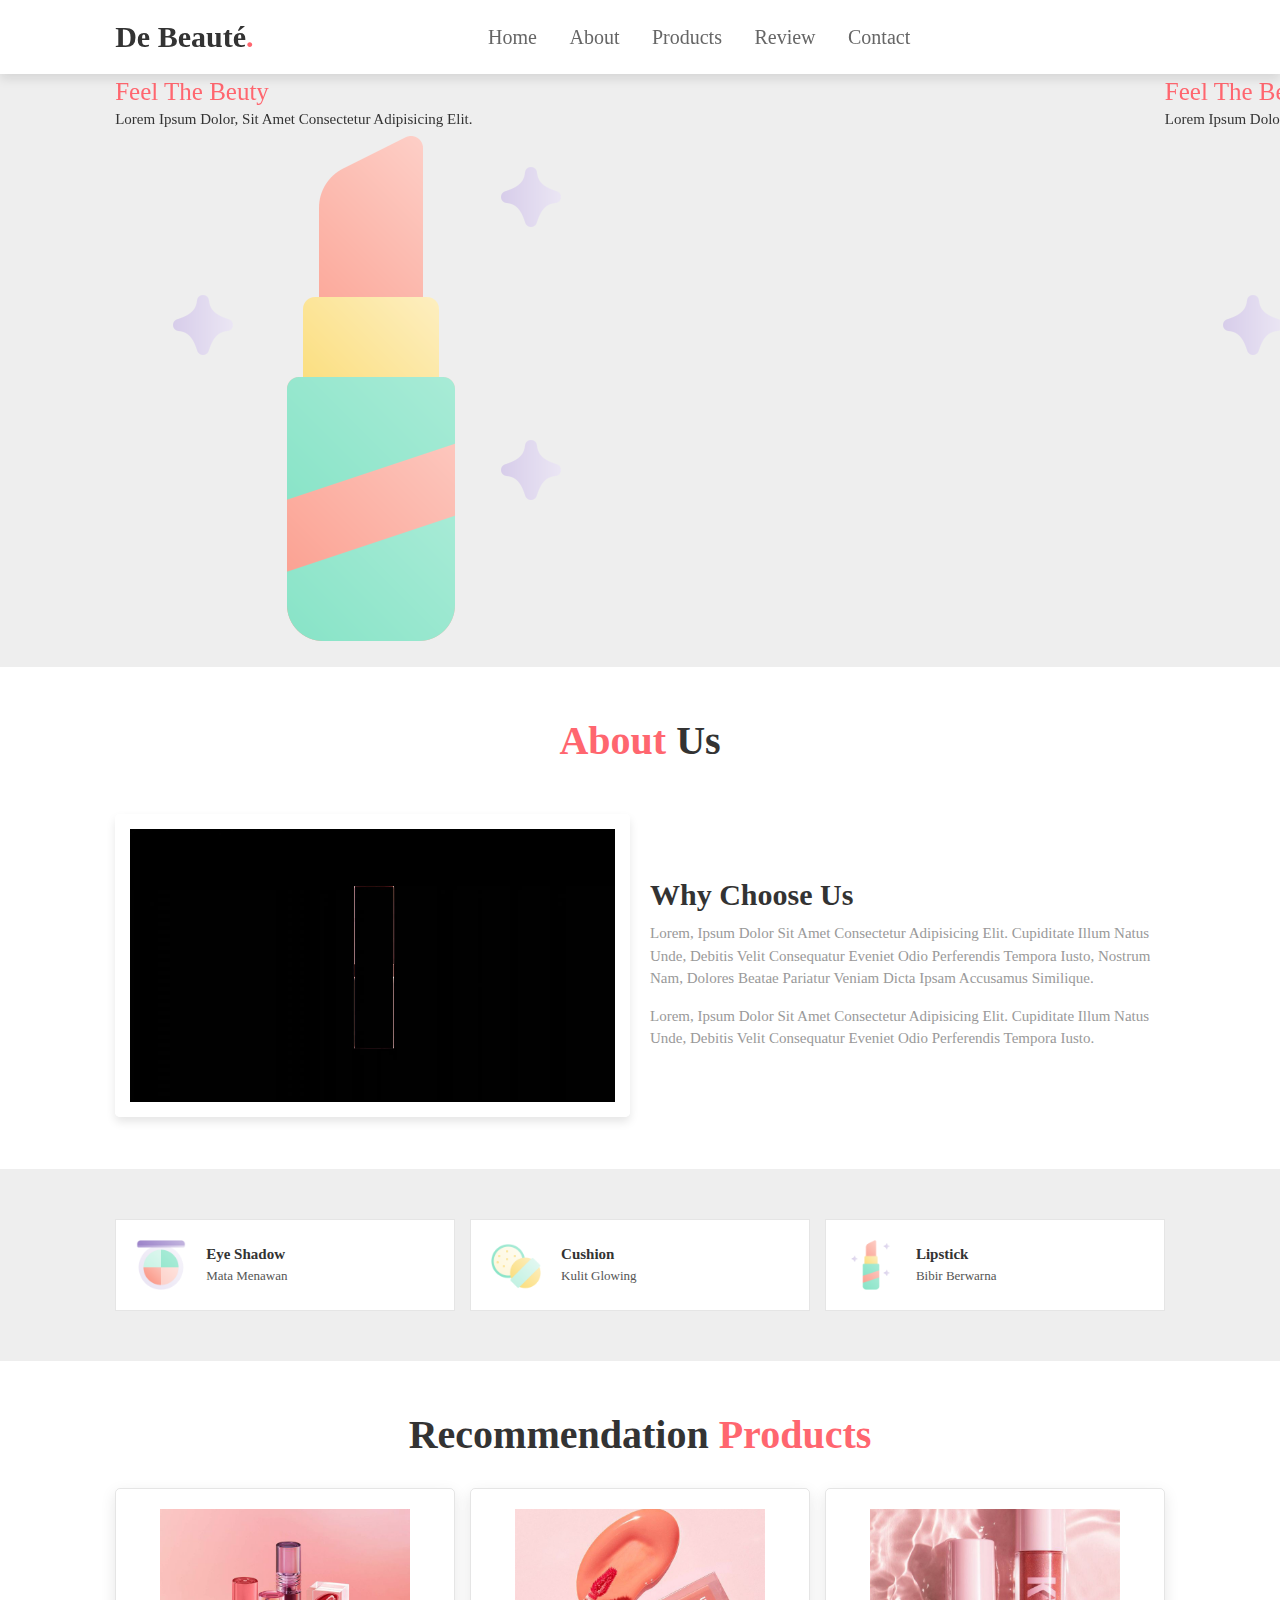
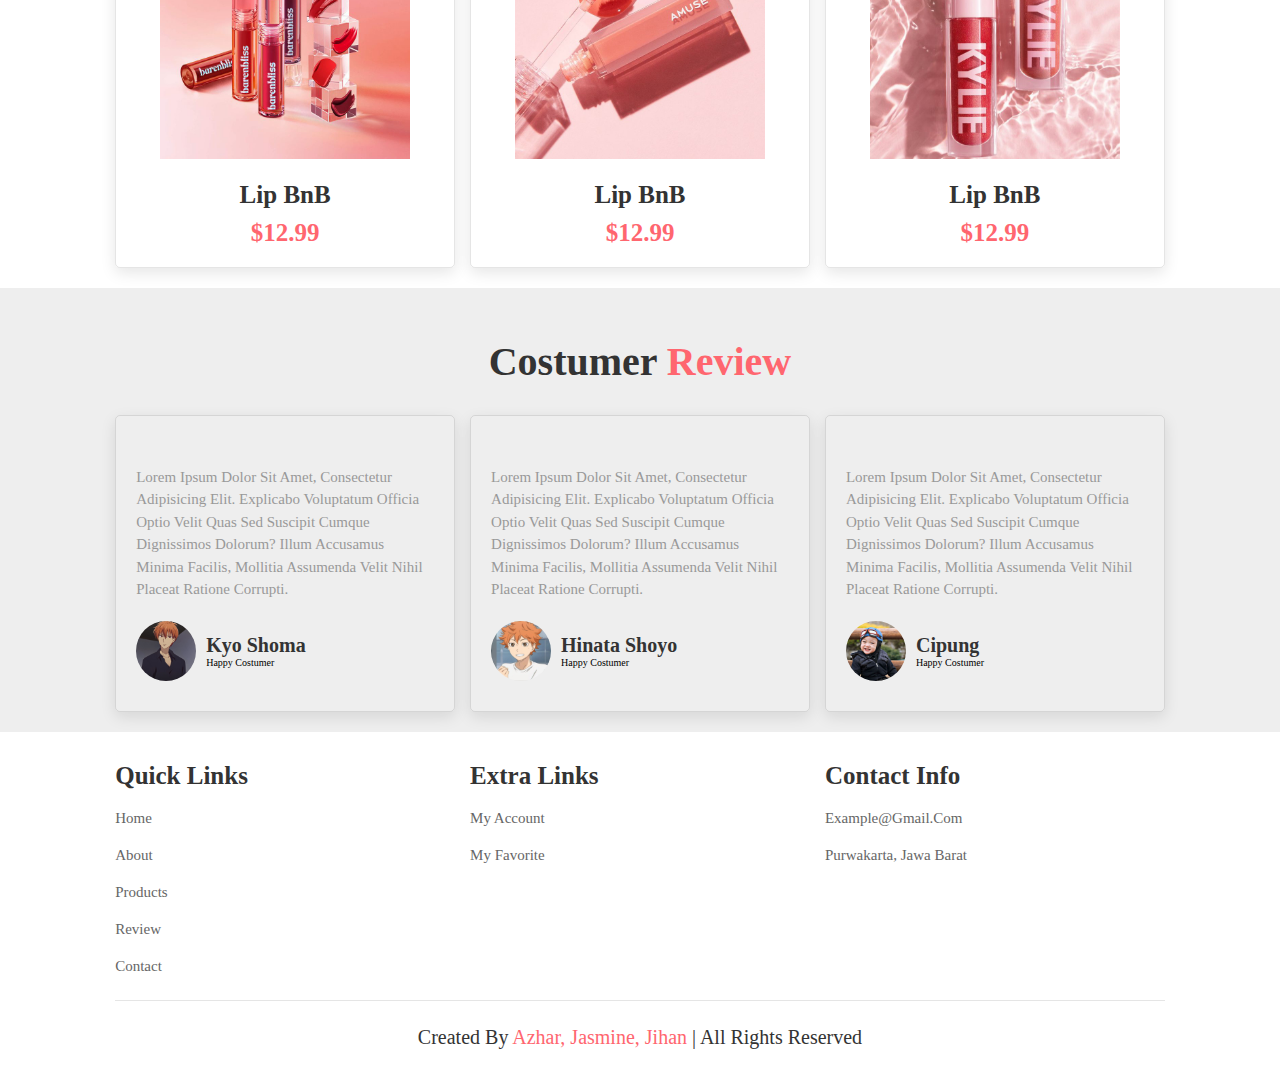
<file: index.html>
<!DOCTYPE html>
<html lang="en">
<head>
    <meta charset="UTF-8">
    <meta http-equiv="X-UA-Compatible" content="IE=edge">
    <meta name="viewport" content="width=device-width, initial-scaled=1.0">
    <title>De beauté</title>
    <link rel="stylesheet" href="https://cdn.jsdelivr.net/npm/swiper@11/swiper-bundle.min.css">
    <link rel="stylesheet" href="https://cdnjs.cloudflare.com/ajax/libs/font-awesome/6.4.2/css/all.min.css" integrity="sha512-z3gLpd7yknf1YoNbCzqRKc4qyor8gaKU1qmn+CShxbuBusANI9QpRohGBreCFkKxLhei6S9CQXFEbbKuqLg0DA==" crossorigin="anonymous" referrerpolicy="no-referrer" />
    <link rel="stylesheet" href="style.css">
</head>

<body>

    <header>  
    
        <a href="#" class="logo">De beauté<span>.</span></a>

        <nav class="navbar">
            <a href="#home">home</a>
            <a href="#about">about</a>
            <a href="#products">products</a>
            <a href="#review">review</a>
            <a href="#contact">contact</a>
        </nav>

    <div class="icons">
        <a href="#" class="fas fa-heart"></a>
        <a href="signup.html" class="fas fa-user"></a>
    </div>

    </header>

    <section class="home" id="home">

    <div class="swipper-container home-slider">
        <div class="swiper-wrapper wrapper">
        
            <div class="swiper-slide slide">
            <div class="content">
            <h3>Barenbliss</h3>
            <span> Feel the Beuty </span>
            <p>Lorem ipsum dolor, sit amet consectetur adipisicing elit.</p>
            </div>
            <div class="image">
            <img src="images/lipstick.png" alt="">
            </div>
            </div>

            <div class="swiper-slide slide">
            <div class="content">
            <h3>Amuse</h3>
            <span> Feel the Beuty </span>
            <p>Lorem ipsum dolor, sit amet consectetur adipisicing elit.</p>
            </div>
            <div class="image">
            <img src="images/lipstick.png" alt="">
            </div>
            </div>

            <div class="swiper-slide slide">
            <div class="content">
            <h3>Kyle</h3>
            <span> Feel the Beuty</span>
            <p>Lorem ipsum dolor, sit amet consectetur adipisicing elit.</p>
            </div>
            <div class="image">
            <img src="images/lipstick.png" alt="">
            </div>
        </div>

        </div>
        <div class="swiper-pagination"></div>
    </div>
    </section>

    <section class="about" id="about">

        <h1 class="heading"><span>about </span>us</h1>

        <div class="row">

            <div class="video-container">
                <video src="images/lip-product.mp4" loop autoplay muted></video>
            </div>

            <div class="content">
                <h3>Why Choose Us</h3>
                <p>Lorem, ipsum dolor sit amet consectetur adipisicing elit. 
                    Cupiditate illum natus unde, debitis velit consequatur eveniet odio perferendis tempora iusto, 
                    nostrum nam, dolores beatae pariatur veniam dicta ipsam accusamus similique.</p>
                <p>Lorem, ipsum dolor sit amet consectetur adipisicing elit. 
                    Cupiditate illum natus unde, debitis velit consequatur eveniet odio perferendis tempora iusto.</p>
            </div>
        </div>

    </section>

    <section class="icons-container">
        <div class="icons">
            <img src="images/blush.png" alt="">
            <div class="info">
                <h3>Eye Shadow</h3>
                <span>Mata menawan</span>
            </div>
        </div>

        <div class="icons">
            <img src="images/powder.png" alt="">
            <div class="info">
                <h3>Cushion</h3>
                <span>Kulit Glowing</span>
            </div>
        </div>

        <div class="icons">
            <img src="images/lipstick.png" alt="">
            <div class="info">
                <a href="lipstick.html" class="lipstick"><h3>Lipstick</h3></a>
                <span>Bibir berwarna</span>
            </div>
        </div>

    </section>

    <section class="products" id="products">

        <h1 class="heading">recommendation <span>products</span></h1>

        <div class="box-container">
                
        <div class="box">
                <div class="image">
                    <img src="images/lip-1.jpg" alt="">
                    <div class="icons">
                    <a href="button" class="fas fa-heart" id="tmbl_heart"></a> 
                    <a href="show.html" class="cart-btn">Show</a>
                    </div>
                </div>
            <div class="content">
                <h3>Lip BnB</h3>
                <div class="price">$12.99</div>
            </div>
        </div>

        <div class="box">
                <div class="image">
                    <img src="images/lip-2.jpg" alt="">
                    <div class="icons">
                    <a href="button" class="fas fa-heart" id="tmbl_heart"></a> 
                    <a href="show.html" class="cart-btn">Show</a>
                    </div>
                </div>
            <div class="content">
                <h3>Lip BnB</h3>
                <div class="price">$12.99 </div>
            </div>
        </div>

        <div class="box">
                <div class="image">
                    <img src="images/lip-3.jpg" alt="">
                    <div class="icons">
                    <a href="button" class="fas fa-heart" id="tmbl_heart"></a> 
                    <a href="show.html" class="cart-btn">Show</a>
                    </div>
                </div>
            
            <div class="content">
                <h3>Lip BnB</h3>
                <div class="price">$12.99 </div>
            </div>
        </div>

        <!-- <div class="box">
                <div class="image">
                    <img src="images/lip-4.jpg" alt="">
                    <div class="icons">
                    <a href="button" class="fas fa-heart" id="tmbl_heart"></a> 
                    <a href="show.html" class="cart-btn">Show</a>
                    </div>
                </div>
            <div class="content">
                <h3>Lip BnB</h3>
                <div class="price">$12.99 </div>
            </div>
        </div>

        <div class="box">
                <div class="image">
                    <img src="images/lip-5.jpg" alt="">
                    <div class="icons">
                    <div class="fav-heart" id="heart"></div>
                    <a href="button" class="fas fa-heart" id="tmbl_heart"></a> 
                    <a href="show.html" class="cart-btn">Show</a>
                    </div>
                </div>
            <div class="content">
                <h3>Lip BnB</h3>
                <div class="price">$12.99 </div>
            </div>
        </div>

        <div class="box">
                <div class="image">
                    <img src="images/lip-6.jpg" alt="">
                    <div class="icons">
                    <a href="button" class="fas fa-heart" id="tmbl_heart"></a> 
                    <a href="show.html" class="cart-btn">Show</a>
                    </div>
                </div>
            <div class="content">
                <h3>Lip BnB</h3>
                <div class="price">$12.99 </div>
            </div>
        </div>
        </div> -->

    </section>

    <section class="review" id="review">

        <h1 class="heading"> costumer <span>review</span></h1>

        <div class="box-container">
            <div class="box">
                <div class="stars">
                    <i class="fas fa-star"></i>
                    <i class="fas fa-star"></i>
                    <i class="fas fa-star"></i>
                    <i class="fas fa-star"></i>
                    <i class="fas fa-star"></i>
                </div>
                <p>Lorem ipsum dolor sit amet, consectetur adipisicing elit. 
                    Explicabo voluptatum officia optio velit quas sed suscipit cumque dignissimos dolorum? 
                    Illum accusamus minima facilis, mollitia assumenda velit nihil placeat ratione corrupti.</p>
                <div class="user">
                    <img src="images/user-1.jpg" alt="">
                    <div class="user-info">
                        <h3>Kyo Shoma</h3>
                        <span>happy costumer</span>
                    </div>
                </div>
                <span class="fas fa-qoute-right"></span>
            </div>

            <div class="box">
                <div class="stars">
                    <i class="fas fa-star"></i>
                    <i class="fas fa-star"></i>
                    <i class="fas fa-star"></i>
                    <i class="fas fa-star"></i>
                    <i class="fas fa-star"></i>
                </div>
                <p>Lorem ipsum dolor sit amet, consectetur adipisicing elit. 
                    Explicabo voluptatum officia optio velit quas sed suscipit cumque dignissimos dolorum? 
                    Illum accusamus minima facilis, mollitia assumenda velit nihil placeat ratione corrupti.</p>
                <div class="user">
                    <img src="images/user-2.jpg" alt="">
                    <div class="user-info">
                        <h3>Hinata Shoyo</h3>
                        <span>happy costumer</span>
                    </div>
                </div>
                <span class="fas fa-qoute-right"></span>
            </div>

            <div class="box">
                <div class="stars">
                    <i class="fas fa-star"></i>
                    <i class="fas fa-star"></i>
                    <i class="fas fa-star"></i>
                    <i class="fas fa-star"></i>
                    <i class="fas fa-star"></i>
                </div>
                <p>Lorem ipsum dolor sit amet, consectetur adipisicing elit. 
                    Explicabo voluptatum officia optio velit quas sed suscipit cumque dignissimos dolorum? 
                    Illum accusamus minima facilis, mollitia assumenda velit nihil placeat ratione corrupti.</p>
                <div class="user">
                    <img src="images/user-3.jpg" alt="">
                    <div class="user-info">
                        <h3>Cipung</h3>
                        <span>happy costumer</span>
                    </div>
                </div>
                <span class="fas fa-qoute-right"></span>
            </div>

        </div>

    </section>

    <section class="footer" id="contact">

        <div class="box-container">

        <div class="box">
            <h3>quick links</h3>
            <a href="#">home</a>
            <a href="#">about</a>
            <a href="#">products</a>
            <a href="#">review</a>
            <a href="#">contact</a>
        </div>

        <div class="box">
            <h3>extra links</h3>
            <a href="#">my account</a>
            <a href="#">my favorite</a>
            <a href="#"></a>
        </div>

        <div class="box">
            <h3>contact info</h3>
            <a href="#">example@gmail.com</a>
            <a href="#">Purwakarta, Jawa Barat</a>
        </div>

        </div> 

        <div class="credit">created by <span> Azhar, Jasmine, Jihan</span> | all rights reserved</div>


    </section>


<script src="https://cdn.jsdelivr.net/npm/swiper@11/swiper-bundle.min.js"></script>
<script src="main.js"></script>
</body>

</html>
</file>
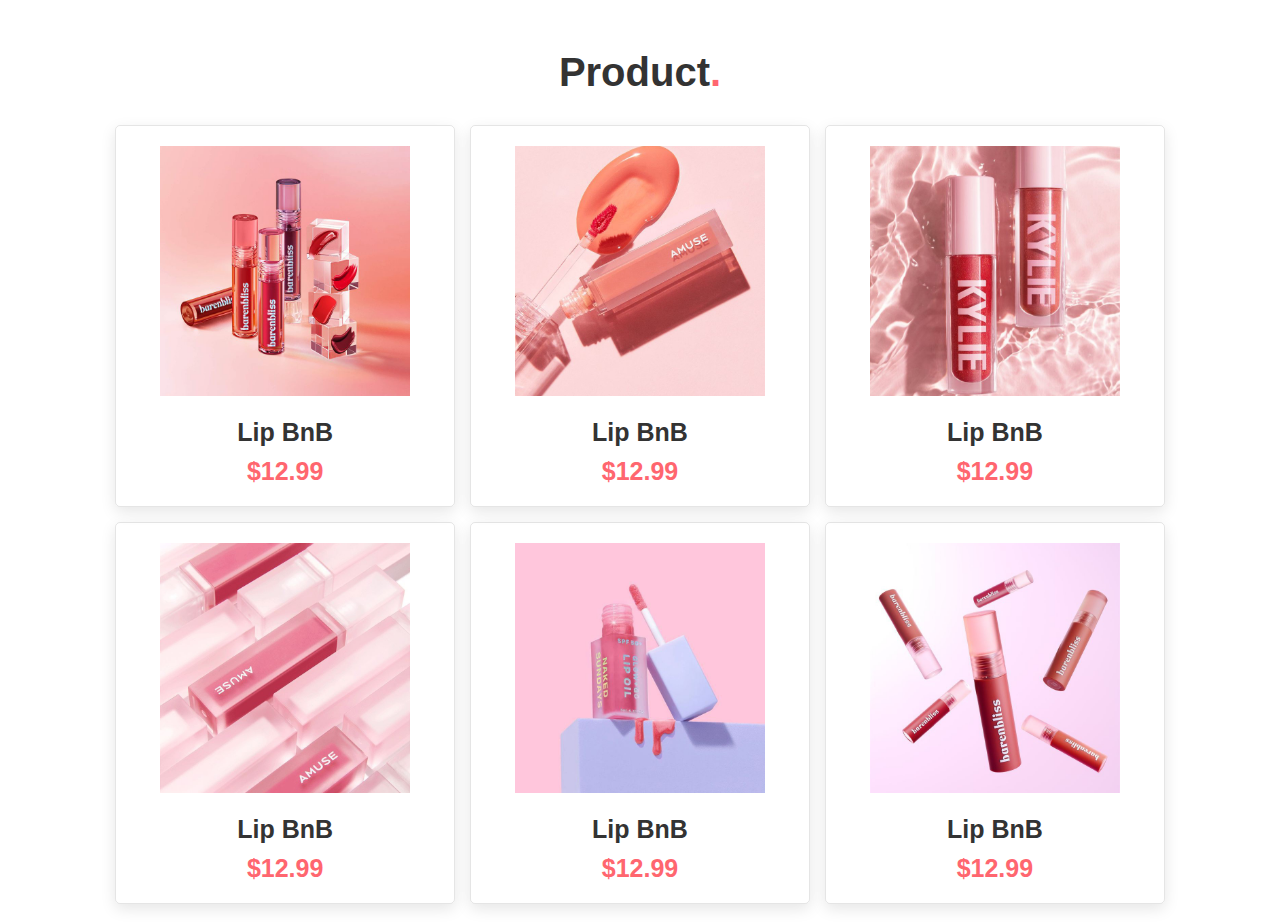
<file: lipstick.html>
<!DOCTYPE html>
<html>
<style>
*{
    margin:0; padding:0;
    box-sizing: border-box;
    font-family: Verdana, Geneva, Tahoma, sans-serif;
    outline: none; border: none;
    text-decoration: none;
    text-transform: capitalize;
    transition: .2s linear;
}

html {
    font-size: 62.5%;
    scroll-behavior: smooth;
    scroll-padding-top: 6rem;
    overflow-x: hidden;
}

section {
    padding: 2rem 9%;
}

.heading {
    text-align: center;
    font-size: 4rem;
    color: #333;
    padding: 1rem;
    margin: 2rem 0;
}

.heading span {
    color: #ff666f;
}

.icons a {
    font-size: 2rem;
    color: #333;
    margin-left: 1rem;
}

.icons-container {
    background: #eee;
    display: flex;
    flex-wrap: wrap;
    gap: 1.5rem;
    padding-top: 5rem;
    padding-bottom: 5rem;
}

.icons-container .icons {
    background: #fff;
    border: .1rem solid rgba(0, 0, 0, .1);
    padding: 2rem;
    display: flex;
    align-items: center;
    flex: 1 1 25rem;
}

.icons-container .icons img {
    height: 5rem;
    margin-right: 2rem;
}

.icons-container .icons h3 {
    color: #333;
    padding-bottom: .5rem;
    font-size: 1.5rem;
}

.icons-container .icons span {
    color: #555;
    font-size: 1.3rem;
}

.products .box-container {
    display: flex;
    flex-wrap: wrap;
    gap: 1.5rem;
}
.products .box-container {
    display: flex;
    flex-wrap: wrap;
    gap: 1.5rem;
}

.products .box-container .box {
    flex:1 1 30rem;
    box-shadow: 0 .5rem 1.5rem rgba(0, 0, 0, .1);
    border-radius: .5rem;
    border: .1rem solid rgba(0, 0, 0, .1);
    position: relative;
}

.products .box-container .box .image {
    position: relative;
    text-align: center;
    padding-top: 2rem;
    overflow: hidden;
}

.products .box-container .box .image img {
    height: 25rem;
}

.products .box-container .box:hover .image img {
    transform: scale(1.1);
}

.products .box-container .box .image .icons {
    position: absolute;
    bottom:-7rem; left:0; right:0;
    display: flex;
}

.products .box-container .box:hover .image .icons {
    bottom: 0;
}

.products .box-container .box .image .icons a {
    height: 5rem;
    line-height: 5rem;
    font-size: 2rem;
    width: 50%;
    background: #ff666f;
    color: #fff;
}

.products .box-container .box .image .icons .cart-btn {
    border-left: .1rem solid #fff7;
    border-right: .1rem solid #fff7;
    width: 100%;
}

.products .box-container .box .image .icons a:hover {
    background: #333;
}

.products .box-container .box .content {
    padding: 2rem;
    text-align: center;
}

.products .box-container .box .content h3 {
    font-size: 2.5rem;
    color:#333;
}

.products .box-container .box .content .price {
    font-size: 2.5rem;
    color: #ff666f;
    font-weight: bolder;
    padding-top: 1rem;
}
</style>

<body>
    <section class="products" id="products">

        <h1 class="heading">Product<span>.</span></h1>

        <div class="box-container">
                
        <div class="box">
                <div class="image">
                    <img src="images/lip-1.jpg" alt="">
                    <div class="icons">
                    <a href="#" class="fas fa-heart"></a> 
                    <a href="show.html" class="cart-btn">Show</a>
                    </div>
                </div>
            <div class="content">
                <h3>Lip BnB</h3>
                <div class="price">$12.99</div>
            </div>
        </div>

        <div class="box">
                <div class="image">
                    <img src="images/lip-2.jpg" alt="">
                    <div class="icons">
                    <a href="#" class="fas fa-heart"></a> 
                    <a href="show.html" class="cart-btn">Show</a>
                    </div>
                </div>
            <div class="content">
                <h3>Lip BnB</h3>
                <div class="price">$12.99 </div>
            </div>
        </div>

        <div class="box">
                <div class="image">
                    <img src="images/lip-3.jpg" alt="">
                    <div class="icons">
                    <a href="#" class="fas fa-heart"></a> 
                    <a href="show.html" class="cart-btn">Show</a>
                    </div>
                </div>
            
            <div class="content">
                <h3>Lip BnB</h3>
                <div class="price">$12.99 </div>
            </div>
        </div>

        <div class="box">
                <div class="image">
                    <img src="images/lip-4.jpg" alt="">
                    <div class="icons">
                    <a href="#" class="fas fa-heart"></a> 
                    <a href="show.html" class="cart-btn">Show</a>
                    </div>
                </div>
            <div class="content">
                <h3>Lip BnB</h3>
                <div class="price">$12.99 </div>
            </div>
        </div>

        <div class="box">
                <div class="image">
                    <img src="images/lip-5.jpg" alt="">
                    <div class="icons">
                    <div class="fav-heart" id="heart"></div>
                    <a href="#" class="fas fa-heart"></a> 
                    <a href="show.html" class="cart-btn">Show</a>
                    </div>
                </div>
            <div class="content">
                <h3>Lip BnB</h3>
                <div class="price">$12.99 </div>
            </div>
        </div>

        <div class="box">
                <div class="image">
                    <img src="images/lip-6.jpg" alt="">
                    <div class="icons">
                    <a href="#" class="fas fa-heart"></a> 
                    <a href="show.html" class="cart-btn">Show</a>
                    </div>
                </div>
            <div class="content">
                <h3>Lip BnB</h3>
                <div class="price">$12.99 </div>
            </div>
        </div>
        </div>

    </section>

</body>
</html>
</file>
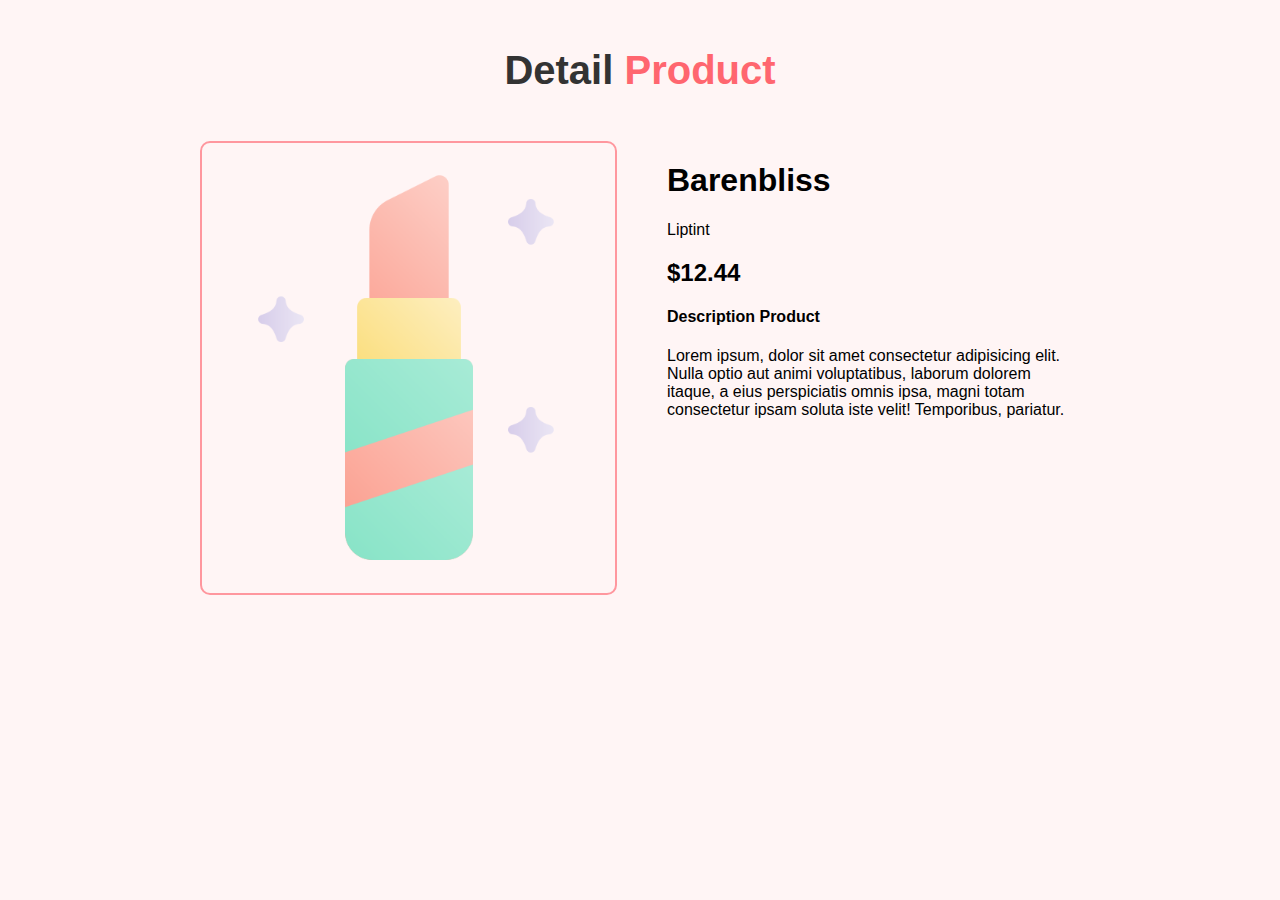
<file: show.html>
<!DOCTYPE html>
<html>
<head>
    <style>
    body {
        margin: 0;
        padding: 0;
        font-family: Verdana, Geneva, Tahoma, sans-serif;
        background-color: #fff5f5;
        box-sizing: border-box;
    }

    .heading {
    text-align: center;
    font-size: 2.5rem;
    color: #333;
    padding: 1rem;
    margin: 2rem 0;
    }

    .heading span {
    color: #ff666f;
    }
    .container {
        margin: 20px 200px;
        display: flex;

    }
    .right-box {
        width: 50%;
        border: 2px solid #ff979e;
        border-radius: 10px;
    }
    .main-image-box {
        padding: 30px 0px;
        width: 100%;
        display: flex;
        align-items:center;
        justify-content: center;
    }
    .main-image {
        height: 390px;
        width: auto;
    }
    .image {
        height: 90%;
        width: auto;
    }
    .details-box {
        width: 50%;
        padding-left: 50px;
    }
    </style>
</head>
<body>
    <h1 class="heading">Detail<span> Product</span></h1>
    <div class="container">
        <div class="right-box">
            <div class="main-image-box">
                <img src="images/lipstick.png" id="mainImage" class="main-image">
            </div>
        </div>
        <div class="details-box">
            <h1>Barenbliss</h1>
            <p>Liptint</p>
            <h2>$12.44</h2>
        <h4>Description Product</h4>
        <p>Lorem ipsum, dolor sit amet consectetur adipisicing elit. 
            Nulla optio aut animi voluptatibus, laborum dolorem itaque, 
            a eius perspiciatis omnis ipsa, magni totam consectetur ipsam 
            soluta iste velit! Temporibus, pariatur.</p>
        </div>
    </div>
</body>
</html>
</file>
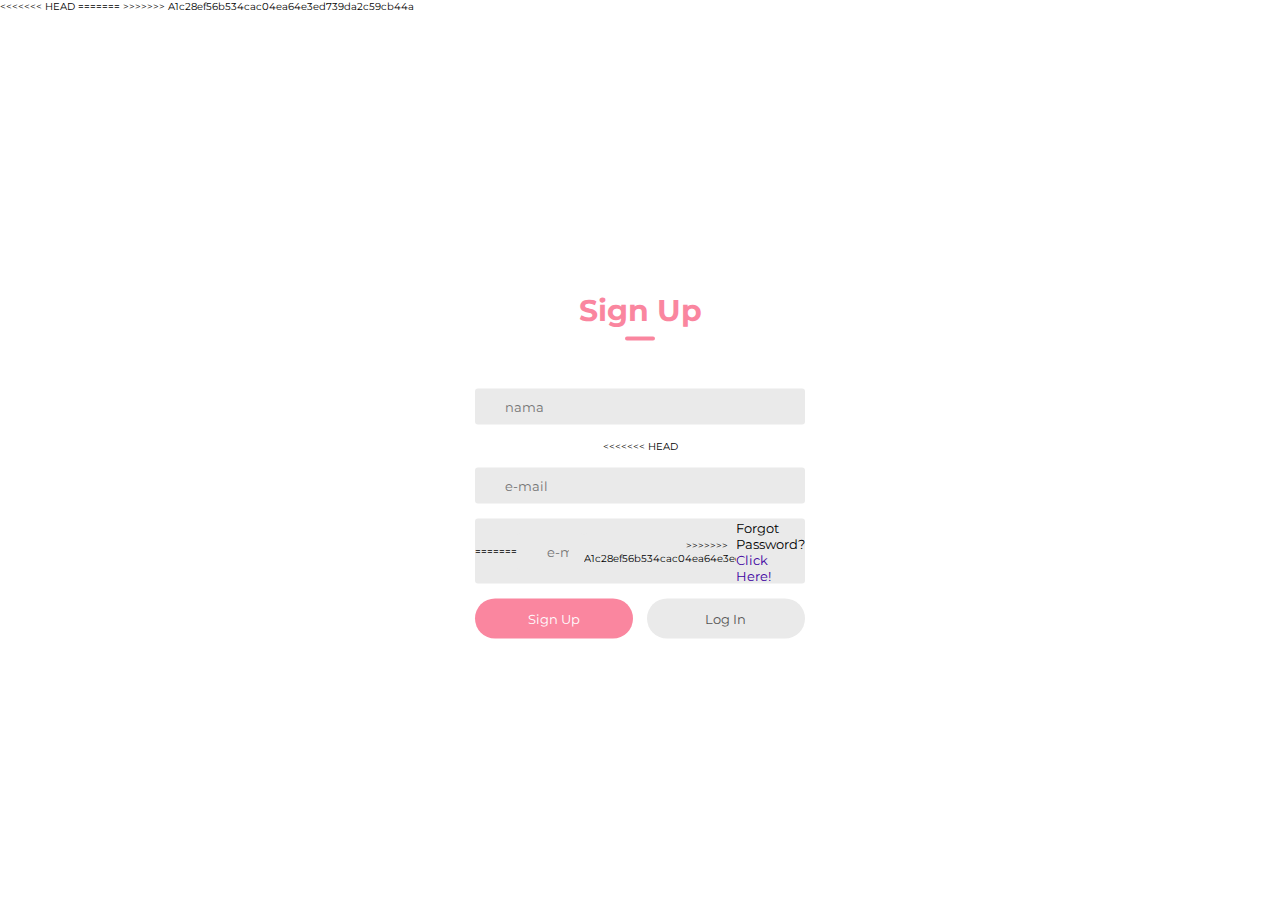
<file: signup.html>
<!DOCTYPE html>
<html lang="en">
<head>
    <meta charset="UTF-8">
    <meta name="viewport" content="width=device-width, initial-scale=1.0">
    <title>Sign Up</title>
    <link rel="preconnect" href="https://fonts.googleapis.com">
    <link rel="preconnect" href="https://fonts.gstatic.com" crossorigin>
    <link href="https://fonts.googleapis.com/css2?family=Montserrat:wght@400;600&display=swap" rel="stylesheet">
    <link rel="stylesheet" href="style.css">
    <link rel="stylesheet" href="https://cdnjs.cloudflare.com/ajax/libs/font-awesome/6.4.2/css/all.min.css" integrity="sha512-z3gLpd7yknf1YoNbCzqRKc4qyor8gaKU1qmn+CShxbuBusANI9QpRohGBreCFkKxLhei6S9CQXFEbbKuqLg0DA==" crossorigin="anonymous" referrerpolicy="no-referrer" />
<head>
    <body>
    <div class="container">
        <div class="form-box">
            <h1 id="title">Sign Up</h1>
            <form id="signupForm">
                <div class="input-group">
                    <div class="input-field" id="nameField">
                        <i class="fa-solid fa-user"></i>
                        <input type="text" placeholder="Nama">
                    </div>
<<<<<<< HEAD
                    <div class="input-field">
                        <i class="fa-solid fa-envelope"></i>
                        <input type="email" placeholder="E-mail">
                    </div>
                    <div class="input-field">
=======
                    <div class="input-field" id="emai;">
                        <i class="fa-solid fa-envelope"></i>
                        <input type="email" placeholder="E-mail">
                    </div>
                    <div class="input-field" id="password">
>>>>>>> a1c28ef56b534cac04ea64e3ed739da2c59cb44a
                        <i class="fa-solid fa-lock"></i>
                        <input type="password" placeholder="Password">
                    </div>
                    <p>Forgot password? <a href="#">Click Here!</a></p>
                </div>
                <div class="btn-field">
                    <button type="button" id="signupBtn">Sign Up</button>
                    <button type="button" id="loginBtn" class="disable">Log In</button>
                </div>
            </form>
        </div>
    </div>
<script src="main.js"></script> 
<<<<<<< HEAD
=======
</head>
>>>>>>> a1c28ef56b534cac04ea64e3ed739da2c59cb44a
</body>
</html>
</file>
<file: style.css>
:root{
    --pink: #ff666f;
}

*{
    margin:0; padding:0;
    box-sizing: border-box;
    font-family: Verdana, Geneva, Tahoma, sans-serif;
    outline: none; border: none;
    text-decoration: none;
    text-transform: capitalize;
    transition: .2s linear;
}

html {
    font-size: 62.5%;
    scroll-behavior: smooth;
    scroll-padding-top: 6rem;
    overflow-x: hidden;
}

section {
    padding: 2rem 9%;
}

section:nth-child(even) {
    background: #eee;
}

.heading {
    text-align: center;
    font-size: 4rem;
    color: #333;
    padding: 1rem;
    margin: 2rem 0;
    /* background: rgba(225, 51, 153, .05); */
}

.heading span {
    color: var(--pink);
}

.btn {
    display: inline-block;
    margin-top: 1rem;
    border-radius: 5rem;
    background: #333;
    color:#fff;
    padding: .9rem 3.5rem;
    cursor: pointer;
    font-size: 1.7rem;
} 

.btn:hover {
    background: var(--pink);
}

header {
    position: fixed;
    top:0; left:0; right:0;
    background: #fff;
    padding: 2rem 9%;
    display: flex;
    align-items: center;
    justify-content: space-between;
    z-index: 1000;
    box-shadow: 0 .5rem 1rem rgba(0, 0, 0, .1);
}

header .logo{
    font-size: 3rem;
    color:#333;
    font-weight: bolder;
}

header .logo span {
    color: var(--pink);
}

header .navbar a {
    font-size: 2rem;
    padding: 0 1.5rem;
    color:#666;
}

header .navbar a:hover {
    color:var(--pink);
}

header .icons a {
    font-size: 2rem;
    color: #333;
    margin-left: 1rem;
}

header .icons a:hover {
    color: var(--pink);
}

<<<<<<< HEAD

=======
>>>>>>> a1c28ef56b534cac04ea64e3ed739da2c59cb44a
.home .home-slider .slide {
    display: flex;
    align-items: center;
    flex-wrap: wrap;
    gap: 2rem;
    padding-top: 9rem;
}

.home .home-slider .slide .content {
    flex: 1 1 45rem;
}

.home .home-slider .slide .content .image {
    flex: 1 1 45rem;
}

.home .home-slider .slide .content .image img{
    width: 100%;
}

.home .home-slider .slide .content span {
    color: var(--pink);
    font-size: 2.5rem;
}

.home .home-slider .slide .content h3{
    color: #333;
    font-size: 5rem;
}

.home .home-slider .slide .content p {
    color: #333;
    font-size: 1.5rem;
    padding: .5rem 0;
}

.swipper-pagination-bullet-active {
    background: var(--pink);
}

.about .row {
    display: flex;
    align-items: center;
    gap: 2rem;
    flex-wrap: wrap;
    padding: 2rem 0;
    padding-bottom: 3rem;
}

.about .row .video-container {
    flex: 1 1 40rem;
    position: relative;
}

.about .row .video-container video {
    width: 100%;
    border: 1.5rem solid #fff;
    border-radius: .5rem;
    box-shadow: 0 .5rem 1rem rgba(0, 0, 0, .1);
    height: 100%;
    object-fit: cover;
}

.about .row .content {
    flex: 1 1 40rem;
}

.about .row .content h3 {
    font-size: 3rem;
    color: #333;
}

.about .row .content p {
    font-size: 1.5rem;
    color: #999;
    padding: .5rem 0;
    padding-top: 1rem;
    line-height: 1.5;
}

.icons-container {
    background: #eee;
    display: flex;
    flex-wrap: wrap;
    gap: 1.5rem;
    padding-top: 5rem;
    padding-bottom: 5rem;
}

.icons-container .icons {
    background: #fff;
    border: .1rem solid rgba(0, 0, 0, .1);
    padding: 2rem;
    display: flex;
    align-items: center;
    flex: 1 1 25rem;
}

.icons-container .icons img {
    height: 5rem;
    margin-right: 2rem;
}

.icons-container .icons h3 {
    color: #333;
    padding-bottom: .5rem;
    font-size: 1.5rem;
}

.icons-container .icons span {
    color: #555;
    font-size: 1.3rem;
}

.products .box-container {
    display: flex;
    flex-wrap: wrap;
    gap: 1.5rem;
}

.products .box-container .box {
    flex:1 1 30rem;
    box-shadow: 0 .5rem 1.5rem rgba(0, 0, 0, .1);
    border-radius: .5rem;
    border: .1rem solid rgba(0, 0, 0, .1);
    position: relative;
}

.products .box-container .box .image {
    position: relative;
    text-align: center;
    padding-top: 2rem;
    overflow: hidden;
}

.products .box-container .box .image img {
    height: 25rem;
}

.products .box-container .box:hover .image img {
    transform: scale(1.1);
}

.products .box-container .box .image .icons {
    position: absolute;
    bottom:-7rem; left:0; right:0;
    display: flex;
}

.products .box-container .box:hover .image .icons {
    bottom: 0;
}

.products .box-container .box .image .icons a {
    height: 5rem;
    line-height: 5rem;
    font-size: 2rem;
    width: 50%;
    background: var(--pink);
    color: #fff;
}

.products .box-container .box .image .icons .cart-btn {
    border-left: .1rem solid #fff7;
    border-right: .1rem solid #fff7;
    width: 100%;
}

.products .box-container .box .image .icons a:hover {
    background: #333;
}

.products .box-container .box .content {
    padding: 2rem;
    text-align: center;
}

.products .box-container .box .content h3 {
    font-size: 2.5rem;
    color:#333;
}

.products .box-container .box .content .price {
    font-size: 2.5rem;
    color: var(--pink);
    font-weight: bolder;
    padding-top: 1rem;
}

.review .box-container {
    display: flex;
    flex-wrap: wrap;
    gap: 1.5rem;
}

.review .box-container .box {
    flex:1 1 30rem;
    box-shadow: 0 .5rem 1.5rem rgba(0, 0, 0, .1);
    border-radius: .5rem;
    padding: 3rem 2rem;
    position: relative;
    border: .1rem solid rgba(0, 0, 0, .1);
}

.review .box-container .box .fa-qoute-right {
    position: absolute;
    bottom:3rem; right:3rem;
    font-size: 6rem;
    color:#eee;
}

.review .box-container .box .stars i {
    color: rgb(236, 236, 102);
    font-size: 2rem;
}

.review .box-container .box p {
    color: #999;
    font-size: 1.5rem;
    line-height: 1.5;
    padding-top: 2rem;
}

.review .box-container .box .user {
    display: flex;
    align-items: center;
    padding-top: 2rem;
}

.review .box-container .box .user img {
    height: 6rem;
    width: 6rem;
    border-radius: 50%;
    object-fit: cover;
    margin-right: 1rem;
}

.review .box-container .box .user h3 {
    font-size: 2rem;
    color:#333;
}

.review .box-container .box .user h3 span{
    font-size: 1.5rem;
    color:#999;
}

.footer .box-container {
    display: flex;
    flex-wrap: wrap;
    gap: 1.5rem;
}

.footer .box-container .box {
    flex:1 1 25rem;
}

.footer .box-container .box h3{
    color: #333;
    font-size: 2.5rem;
    padding: 1rem 0;  
} 

 .footer .box-container .box a {
    display: block;
    color: #666;
    font-size: 1.5rem;
    padding: 1rem 0;
}

.footer .box-container .box a:hover {
    color: var(--pink);
    text-decoration: underline;
}  

.footer .credit {
    text-align: center;
    padding: 1.5rem;
    margin-top: 1.5rem;
    padding-top: 2.5rem;
    font-size: 2rem;
    color: #333;
    border-top: .1rem solid rgba(0, 0, 0, .1);
}

.footer .credit span {
    color: var(--pink);
}

*{
    margin: 0;
    padding: 0;
    font-family: 'Montserrat', Montserrat;
    box-sizing: border-box;
}

.container{
    width: 100%;
    height: 100vh;
<<<<<<< HEAD
    background-image: linear-gradient(rgba(240, 151, 151, 0.8), rgba(231, 152, 152, 0.8)), url(images/background.jpeg);
=======
    background-image: linear-gradient(rgba(240, 151, 151, 0.8), rgba(231, 152, 152, 0.8)), url(images/background.jpg);
>>>>>>> a1c28ef56b534cac04ea64e3ed739da2c59cb44a
    background-position: center;
    background-size: cover;
    position: relative;
}


.form-box{
    width: 90%;
    max-width: 450px;
    position: absolute;
    top: 50%;
    left: 50%;
    transform: translate(-50%,-50%);
    background: #ffff;
    padding: 50px 60px 70px;
    text-align: center;
}

.form-box h1{
    font-size: 30px;
    margin-bottom: 60px;
    color: rgb(250, 134, 159);
    position: relative;
}

.form-box h1::after{
    content: '';
    width: 30px;
    height: 4px;
    border-radius: 3px;
    background: rgb(250, 134, 159);
    position: absolute;
    bottom: -12px;
    left: 50%;
    transform: translate(-50%);
}

.input-field{
    background: #eaeaea;
    margin: 15px 0;
    border-radius: 3px;
    display: flex;
    align-items: center;
    max-height: 65px;
    transition: max-height 0.5s;
    overflow: hidden;

}

input{
    width: 100%;
    background: transparent;
    border: 0;
    outline: 0;
    padding: 10px 15px;
    text-transform: lowercase;
}

.input-field i{
    margin-left: 15px;
    color: #999;
}

form p{
    text-align: left;
    font-size: 13px;
}

form p a{
    text-decoration: none;
    color: #3c00a0;
}

.btn-field{
    width: 100%;
    display: flex;
    justify-content: space-between;
}

.btn-field button{
    flex-basis: 48%;
    background: rgb(250, 134, 159);
    color: #fff;
    height: 40px;
    border-radius: 20px;
    border: 0;
    outline: 0;
    cursor: pointer;
    transition: background 1s;
}

.input-group{
    height: 200px;

}

.btn-field button.disable{
    background: #eaeaea;
    color:#555;
}
</file>
